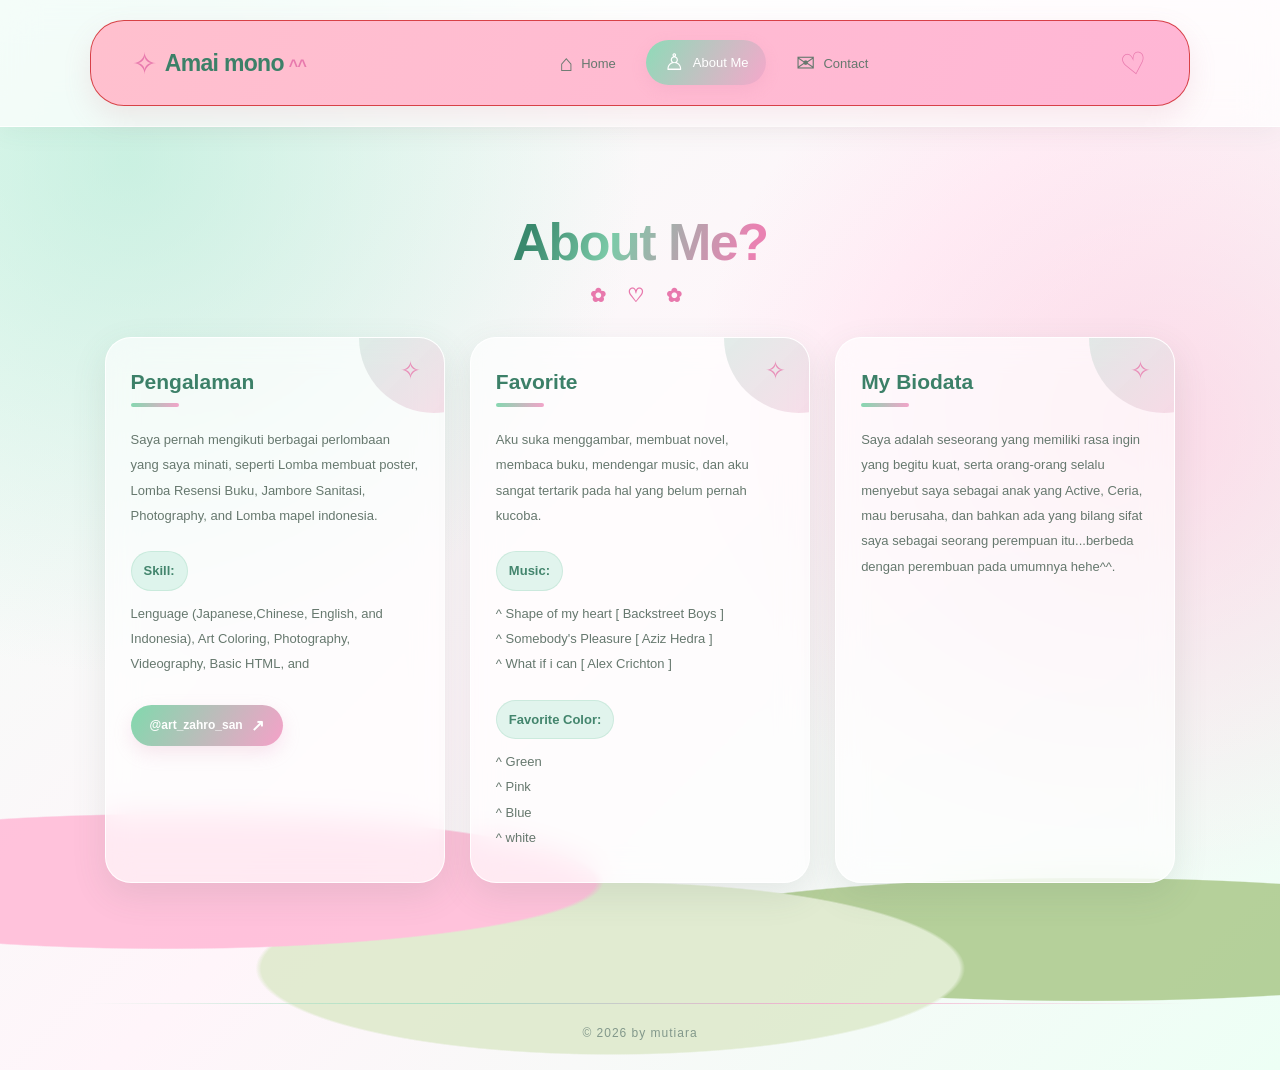
<file: about.html>
<!DOCTYPE html>
<html lang="id">
<head>
    <meta charset="UTF-8">
    <meta name="viewport" content="width=device-width, initial-scale=1.0">

    <title>Mutiara Azzahro | Amai mono^^</title>

    <!-- CSS -->
    <link rel="stylesheet" href="style.css">
</head>
<body>

  <!-- NAVBAR: disamakan dengan halaman Home -->
  <header class="site-header">
    <nav class="navbar" aria-label="Navigasi utama">
      <a class="logo" href="index.html" aria-label="Amai mono, halaman utama">
        <span class="logo-sparkle" aria-hidden="true">✧</span>
        <span>Amai mono<span class="logo-face">^^</span></span>
      </a>

      <button class="menu-toggle" type="button" aria-label="Buka menu" aria-expanded="false" aria-controls="nav-menu">
        <span></span><span></span><span></span>
      </button>

      <ul class="nav-menu" id="nav-menu">
        <li><a class="nav-link" href="index.html"><span aria-hidden="true">⌂</span> Home</a></li>
        <li><a class="nav-link active" href="about.html"><span aria-hidden="true">♙</span> About Me</a></li>
        <li><a class="nav-link" href="hobby.html"><span aria-hidden="true">✉</span> Contact</a></li>
      </ul>
      <span class="nav-heart" aria-hidden="true">♡</span>
    </nav>
  </header>
<!-- PROJECTS SECTION -->
<section class="projects" id="projects">

    <h2 class="projects-title">About Me?</h2>

    <div class="projects-container">

        <!-- PROJECT 1 -->
        <div class="project-card">
            <h3>Pengalaman</h3>

            <p>
                Saya pernah mengikuti berbagai perlombaan yang saya minati,
                seperti Lomba membuat poster, Lomba Resensi Buku, Jambore Sanitasi, Photography,
                and Lomba mapel indonesia.
            </p>

            <p class="tools">
                <strong>Skill:</strong> 
            </p>

            <p>
                Lenguage (Japanese,Chinese, English, and Indonesia), Art Coloring, Photography,
                Videography, Basic HTML, and 
            </p>

            <a href="https://www.instagram.com/art_zahro_san?vrfl=a3F5Nm5mZWl3MDF2" class="project-btn">@art_zahro_san</a>
        </div>


        <!-- PROJECT 2 -->
        <div class="project-card">
            <h3>Favorite</h3>

            <p>
               Aku suka menggambar, membuat novel, membaca buku, mendengar music,
               dan aku sangat tertarik pada hal yang belum pernah kucoba.
            </p>

            <p class="tools">
                <strong>Music:</strong> 
            </p>

            <p>
               ^ Shape of my heart [ Backstreet Boys ] <br>
               ^ Somebody's Pleasure [ Aziz Hedra ] <br>
               ^ What if i can [ Alex Crichton ]
            </p>

             <p class="tools">
                <strong>Favorite Color:</strong> 
            </p>

            <p>
                ^ Green <br>
                ^ Pink <br>
                ^ Blue <br>
                ^ white
            </p>
        </div>


        <!-- PROJECT 3 -->
        <div class="project-card">
            <h3>My Biodata</h3>

            <p>
              Saya adalah seseorang yang memiliki rasa ingin yang begitu kuat, serta 
              orang-orang selalu menyebut saya sebagai anak yang Active, Ceria, mau berusaha,
              dan bahkan ada yang bilang sifat saya sebagai seorang perempuan itu...berbeda dengan 
              perembuan pada umumnya hehe^^.

            </p>

           
        </div>

    </div>

</section>

  
    <footer>
      <hr>
       <p>&copy; 2026 by mutiara</p>
    </footer>


  <script>
    // Menu mobile konsisten dengan halaman Home.
    const menuToggle = document.querySelector('.menu-toggle');
    const navMenu = document.querySelector('.nav-menu');

    menuToggle.addEventListener('click', () => {
      const isOpen = navMenu.classList.toggle('is-open');
      menuToggle.setAttribute('aria-expanded', String(isOpen));
      menuToggle.setAttribute('aria-label', isOpen ? 'Tutup menu' : 'Buka menu');
    });

    navMenu.querySelectorAll('a').forEach((link) => {
      link.addEventListener('click', () => {
        navMenu.classList.remove('is-open');
        menuToggle.setAttribute('aria-expanded', 'false');
        menuToggle.setAttribute('aria-label', 'Buka menu');
      });
    });
  </script>

</body>
</html>
</file>
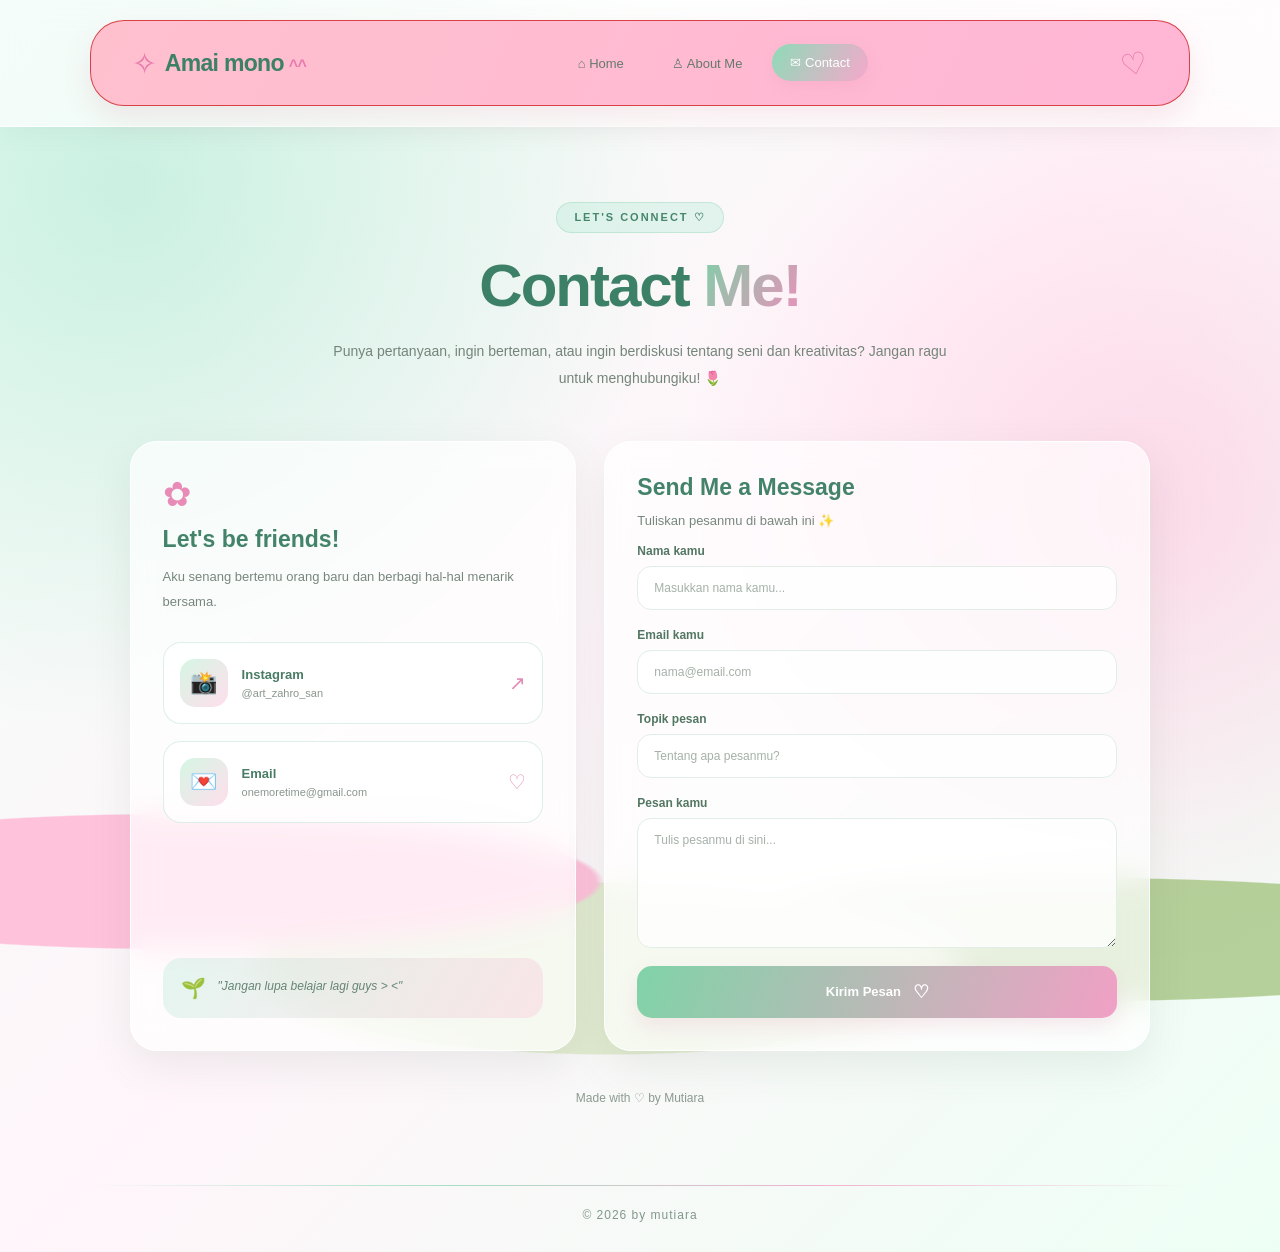
<file: hobby.html>
<!DOCTYPE html>
<html lang="id">
<head>
    <meta charset="UTF-8">
    <meta name="viewport" content="width=device-width, initial-scale=1.0">

    <title>Contact Me | Amai mono</title>
    <link rel="stylesheet" href="style.css">
</head>
<body>

    <!-- NAVBAR -->
    <header class="site-header">
        <nav class="navbar" aria-label="Navigasi utama">

            <a class="logo" href="index.html">
                <span class="logo-sparkle">✧</span>
                <span>Amai mono<span class="logo-face">^^</span></span>
            </a>

            <button class="menu-toggle"
                    type="button"
                    aria-label="Buka menu"
                    aria-expanded="false"
                    aria-controls="nav-menu">
                <span></span>
                <span></span>
                <span></span>
            </button>

            <ul class="nav-menu" id="nav-menu">
                <li>
                    <a class="nav-link" href="index.html">
                        ⌂ Home
                    </a>
                </li>

                <li>
                    <a class="nav-link" href="about.html">
                        ♙ About Me
                    </a>
                </li>

                <li>
                    <a class="nav-link active" href="hobby.html">
                        ✉ Contact
                    </a>
                </li>
            </ul>

            <span class="nav-heart">♡</span>
        </nav>
    </header>

    <!-- CONTACT SECTION -->
    <main class="contact-section">

        <div class="contact-heading">
            <span class="contact-label">LET'S CONNECT ♡</span>

            <h1>Contact <span>Me!</span></h1>

            <p>
                Punya pertanyaan, ingin berteman, atau ingin
                berdiskusi tentang seni dan kreativitas?
                Jangan ragu untuk menghubungiku! 🌷
            </p>
        </div>

        <div class="contact-container">

            <!-- INFORMASI KONTAK -->
            <section class="contact-info">

                <div class="contact-info-heading">
                    <span class="contact-decoration">✿</span>
                    <h2>Let's be friends!</h2>

                    <p>
                        Aku senang bertemu orang baru dan
                        berbagi hal-hal menarik bersama.
                    </p>
                </div>

                <!-- INSTAGRAM -->
                <a class="contact-card"
                   href="https://www.instagram.com/art_zahro_san/"
                   target="_blank"
                   rel="noopener noreferrer">

                    <span class="contact-icon">📸</span>

                    <span class="contact-card-text">
                        <strong>Instagram</strong>
                        <small>@art_zahro_san</small>
                    </span>

                    <span class="contact-arrow">↗</span>
                </a>

                <!-- EMAIL -->
                <div class="contact-card">
                    <span class="contact-icon">💌</span>

                    <span class="contact-card-text">
                        <strong>Email</strong>
                        <small>onemoretime@gmail.com</small>
                    </span>

                    <span class="contact-arrow">♡</span>
                </div>

                <div class="contact-note">
                    <span>🌱</span>
                    <p>
                        "Jangan lupa belajar lagi guys > <"
                    </p>
                </div>

            </section>

            <!-- FORM PESAN -->
            <section class="contact-form-wrapper">

                <h2>Send Me a Message</h2>

                <p class="form-description">
                    Tuliskan pesanmu di bawah ini ✨
                </p>

                <form class="contact-form"
                      action="https://formsubmit.co/EMAIL_KAMU"
                      method="POST">

                    <input type="hidden"
                           name="_subject"
                           value="Pesan dari Website Amai mono">

                    <input type="hidden"
                           name="_captcha"
                           value="true">

                    <div class="form-group">
                        <label for="name">Nama kamu</label>

                        <input
                            type="text"
                            id="name"
                            name="name"
                            placeholder="Masukkan nama kamu..."
                            required>
                    </div>

                    <div class="form-group">
                        <label for="email">Email kamu</label>

                        <input
                            type="email"
                            id="email"
                            name="email"
                            placeholder="nama@email.com"
                            required>
                    </div>

                    <div class="form-group">
                        <label for="subject">Topik pesan</label>

                        <input
                            type="text"
                            id="subject"
                            name="topic"
                            placeholder="Tentang apa pesanmu?"
                            required>
                    </div>

                    <div class="form-group">
                        <label for="message">Pesan kamu</label>

                        <textarea
                            id="message"
                            name="message"
                            rows="5"
                            placeholder="Tulis pesanmu di sini..."
                            required></textarea>
                    </div>

                    <button type="submit" class="contact-submit">
                        Kirim Pesan <span>♡</span>
                    </button>

                </form>

            </section>

        </div>

        <div class="contact-footer-text">
            Made with ♡ by Mutiara
        </div>

    </main>

    <!-- FOOTER -->
    <footer>
        <hr>
        <p>&copy; 2026 by mutiara</p>
    </footer>

    <!-- MOBILE MENU -->
    <script>
        const menuToggle = document.querySelector('.menu-toggle');
        const navMenu = document.querySelector('.nav-menu');

        menuToggle.addEventListener('click', () => {
            const isOpen = navMenu.classList.toggle('is-open');

            menuToggle.setAttribute(
                'aria-expanded',
                String(isOpen)
            );

            menuToggle.setAttribute(
                'aria-label',
                isOpen ? 'Tutup menu' : 'Buka menu'
            );
        });

        navMenu.querySelectorAll('a').forEach((link) => {
            link.addEventListener('click', () => {
                navMenu.classList.remove('is-open');
                menuToggle.setAttribute('aria-expanded', 'false');
                menuToggle.setAttribute('aria-label', 'Buka menu');
            });
        });
    </script>

</body>
</html>
</file>
<file: style.css>
/* =====================================================
   MUTIARA AZZAHRO — PASTEL BOTANICAL PORTFOLIO
   Gaya: cream, blush pink, sage green, forest green
   ===================================================== */

:root {
  --cream: #f8f4e9;
  --cream-light: #fffaf2;
  --sage: #a8c686;
  --sage-light: #dce8c9;
  --pink: #ffb6c8;
  --pink-light: #ffd4dc;
  --pink-deep: #f47f98;
  --forest: #244a2d;
  --forest-soft: #41683f;
  --text: #38543a;
  --white: #ffffff;
  --shadow: 0 16px 38px rgba(61, 76, 44, 0.12);
}

* {
  box-sizing: border-box;
  margin: 0;
  padding: 0;
}

html {
  scroll-behavior: smooth;
}

body {
  min-height: 100vh;
  overflow-x: hidden;
  color: var(--text);
  font-family: "Trebuchet MS", Arial, sans-serif;
  background:
    radial-gradient(ellipse at 88% 14%, rgba(168, 198, 134, 0.42) 0 13%, transparent 13.2%),
    radial-gradient(ellipse at 5% 65%, rgba(220, 232, 201, 0.65) 0 12%, transparent 12.2%),
    var(--cream);
  position: relative;
}

/* Latar gelombang dekoratif di bagian bawah */
body::after {
  content: "";
  position: fixed;
  z-index: -1;
  left: -8%;
  right: -8%;
  bottom: -170px;
  height: 290px;
  background:
    radial-gradient(ellipse at 18% 35%, var(--pink) 0 25%, transparent 25.5%),
    radial-gradient(ellipse at 48% 65%, var(--sage-light) 0 32%, transparent 32.5%),
    radial-gradient(ellipse at 80% 55%, var(--sage) 0 27%, transparent 27.5%);
  opacity: 0.82;
  pointer-events: none;
}

/* NAVBAR */
.site-header {
  padding: 16px clamp(16px, 3.5vw, 44px) 0;
  position: relative;
  z-index: 10;
}

.navbar {
  width: 100%;
  min-height: 86px;
  margin: 0 auto;
  padding: 16px clamp(20px, 3.2vw, 48px);
  display: flex;
  align-items: center;
  justify-content: space-between;
  gap: 24px;
  border: 1px solid rgba(199, 13, 13, 0.7);
  border-radius: 34px;
  background: linear-gradient(115deg, #ffc0ce, var(--pink));
  box-shadow: 0 12px 28px rgba(203, 116, 137, 0.15);
}

.logo {
  display: inline-flex;
  align-items: center;
  gap: 18px;
  color: var(--forest);
  text-decoration: none;
  font-size: clamp(25px, 3vw, 39px);
  font-weight: 800;
  letter-spacing: -1.4px;
  white-space: nowrap;
}

.logo-sparkle {
  color: #ef6f89;
  font-size: 36px;
  font-weight: 400;
}

.logo-face {
  margin-left: 4px;
}

.nav-menu {
  display: flex;
  align-items: center;
  justify-content: center;
  gap: 10px;
  list-style: none;
}

.nav-link {
  display: inline-flex;
  align-items: center;
  gap: 10px;
  padding: 14px 22px;
  border-radius: 999px;
  color: #263f2a;
  text-decoration: none;
  font-size: 16px;
  transition: background-color 0.25s ease, transform 0.25s ease, box-shadow 0.25s ease;
}

.nav-link span {
  font-size: 23px;
  line-height: 1;
}

.nav-link:hover,
.nav-link.active {
  background: rgba(255, 250, 242, 0.9);
  box-shadow: 0 4px 12px rgba(116, 89, 73, 0.08);
  transform: translateY(-1px);
}

.nav-heart {
  color: #ed7189;
  font-size: 31px;
  transform: rotate(-12deg);
}

.menu-toggle {
  display: none;
  border: 0;
  background: transparent;
  cursor: pointer;
  padding: 8px;
}

.menu-toggle span {
  display: block;
  width: 25px;
  height: 3px;
  margin: 5px 0;
  border-radius: 5px;
  background: var(--forest);
}

/* HERO */
.hero {
  width: min(1200px, 88%);
  min-height: calc(100vh - 140px);
  margin: 0 auto;
  padding: 70px 0 100px;
  display: grid;
  grid-template-columns: minmax(0, 1.15fr) minmax(300px, 0.85fr);
  align-items: center;
  gap: clamp(45px, 7vw, 100px);
}

.hero-copy {
  min-width: 0;
}

.eyebrow {
  display: flex;
  align-items: center;
  gap: 22px;
  margin-bottom: 15px;
  color: var(--forest-soft);
  font-size: clamp(17px, 1.7vw, 22px);
}

.hello-heart {
  color: var(--pink-deep);
  font-size: 46px;
  line-height: 0.8;
  transform: rotate(12deg);
}

.hero h1 {
  color: #173b20;
  font-family: Georgia, "Times New Roman", serif;
  font-size: clamp(42px, 5vw, 72px);
  line-height: 1.06;
  letter-spacing: -1.8px;
  font-weight: 700;
  overflow-wrap: anywhere;
}

.title-underline {
  width: min(280px, 55%);
  height: 7px;
  margin: 20px 0 24px;
  border-radius: 99px;
  background: var(--pink-deep);
  transform: rotate(-1deg);
}

.description {
  max-width: 660px;
  color: #4c6749;
  font-size: clamp(16px, 1.5vw, 20px);
  line-height: 1.8;
  margin-bottom: 24px;
}

.description strong {
  font-weight: 700;
  color: #385b37;
}

.japanese-greeting {
  position: relative;
  display: flex;
  align-items: center;
  gap: 15px;
  width: fit-content;
  max-width: 100%;
  padding: 17px 20px;
  margin: 0 0 22px;
  border: 1px solid rgba(255, 255, 255, 0.45);
  border-radius: 17px;
  color: #fffdf5;
  background: linear-gradient(120deg, #416b3c, #31582f);
  box-shadow: 0 9px 20px rgba(49, 88, 47, 0.13);
  font-size: clamp(14px, 1.25vw, 17px);
  line-height: 1.8;
}

.greeting-flower {
  flex: 0 0 auto;
  color: #ffb9c9;
  font-size: 30px;
}

.greeting-sparkle {
  flex: 0 0 auto;
  align-self: flex-end;
  color: #ffe7a8;
  font-size: 22px;
}

.skill-tags {
  display: flex;
  flex-wrap: wrap;
  gap: 12px;
  padding-left: 4px;
}

.skill-tag {
  display: inline-flex;
  align-items: center;
  gap: 10px;
  padding: 12px 19px;
  border: 1px solid rgba(255, 255, 255, 0.7);
  border-radius: 999px;
  box-shadow: 0 5px 13px rgba(79, 96, 56, 0.07);
  color: #365239;
  font-size: 15px;
}

.skill-tag span {
  font-size: 20px;
}

.skill-tag.pink {
  background: #ffd4dc;
}

.skill-tag.green {
  background: #dce8c9;
}

/* FOTO PROFIL */
.hero-visual {
  min-width: 0;
  display: flex;
  flex-direction: column;
  align-items: center;
  justify-content: center;
  position: relative;
  padding: 22px 10px 30px;
}

.portrait-frame {
  width: clamp(250px, 31vw, 390px);
  aspect-ratio: 1;
  padding: 13px;
  border: 1px solid rgba(255, 255, 255, 0.9);
  border-radius: 50%;
  background: rgba(255, 255, 255, 0.82);
  box-shadow: 0 20px 42px rgba(117, 79, 68, 0.14);
  transform: rotate(2deg);
}

.portrait-inner {
  width: 100%;
  height: 100%;
  padding: 7px;
  border: 4px solid #ff9eaf;
  border-radius: 50%;
  overflow: hidden;
  background: #fffaf2;
}

.portrait-inner img {
  display: block;
  width: 100%;
  height: 100%;
  border-radius: 50%;
  object-fit: cover;
  object-position: center;
}

.role-label {
  display: inline-flex;
  align-items: center;
  gap: 10px;
  position: relative;
  margin-top: -16px;
  margin-left: 100px;
  padding: 13px 20px;
  border: 1px solid rgba(255, 255, 255, 0.9);
  border-radius: 999px;
  background: rgba(255, 255, 255, 0.95);
  box-shadow: 0 8px 18px rgba(80, 80, 55, 0.12);
  color: #426044;
  font-size: 15px;
  white-space: nowrap;
}

.role-label span {
  color: #fa8198;
  font-size: 20px;
}

.decor {
  position: absolute;
  z-index: 1;
  pointer-events: none;
}

.decor-heart {
  top: 9%;
  left: 9%;
  color: var(--pink-deep);
  font-size: 50px;
  transform: rotate(-18deg);
}

.decor-star {
  top: 2%;
  right: 7%;
  color: var(--forest);
  font-size: 43px;
}

.decor-rays {
  top: 0;
  left: 50%;
  color: var(--pink-deep);
  font-size: 48px;
  transform: rotate(-35deg);
}

/* FOOTER */
.site-footer {
  min-height: 54px;
  display: flex;
  align-items: center;
  justify-content: center;
  padding: 14px 20px;
  color: var(--forest);
  font-size: 14px;
  text-align: center;
}

.site-footer span {
  margin-left: 5px;
  color: var(--pink-deep);
}

/* TABLET */
@media (max-width: 900px) {
  .navbar {
    min-height: 76px;
    padding: 14px 22px;
  }

  .logo {
    gap: 10px;
    font-size: clamp(24px, 4vw, 32px);
  }

  .logo-sparkle {
    font-size: 27px;
  }

  .nav-link {
    padding: 12px 14px;
    font-size: 14px;
  }

  .hero {
    width: min(92%, 720px);
    grid-template-columns: minmax(0, 1fr) minmax(230px, 0.75fr);
    gap: 30px;
    padding-top: 60px;
  }

  .description {
    line-height: 1.7;
  }

  .portrait-frame {
    width: clamp(220px, 30vw, 290px);
  }

  .skill-tag {
    padding: 10px 14px;
    font-size: 13px;
  }
}

/* MOBILE */
@media (max-width: 640px) {
  .site-header {
    padding: 10px 12px 0;
  }

  .navbar {
    min-height: 68px;
    padding: 12px 16px;
    border-radius: 24px;
    gap: 10px;
  }

  .logo {
    font-size: 25px;
    letter-spacing: -1px;
  }

  .logo-sparkle {
    font-size: 25px;
  }

  .nav-heart {
    display: none;
  }

  .menu-toggle {
    display: block;
    flex: 0 0 auto;
  }

  .nav-menu {
    display: none;
    position: absolute;
    top: calc(100% + 8px);
    left: 12px;
    right: 12px;
    padding: 12px;
    flex-direction: column;
    align-items: stretch;
    gap: 4px;
    border: 1px solid rgba(255, 255, 255, 0.85);
    border-radius: 22px;
    background: rgba(255, 214, 224, 0.98);
    box-shadow: var(--shadow);
  }

  .nav-menu.is-open {
    display: flex;
  }

  .nav-link {
    width: 100%;
    padding: 14px 16px;
    font-size: 15px;
  }

  .hero {
    width: min(90%, 480px);
    min-height: auto;
    padding: 54px 0 65px;
    grid-template-columns: 1fr;
    gap: 34px;
  }

  .hero-copy {
    order: 1;
  }

  .hero-visual {
    order: 2;
    padding: 16px 0 20px;
  }

  .eyebrow {
    font-size: 17px;
  }

  .hello-heart {
    font-size: 34px;
  }

  .hero h1 {
    font-size: clamp(39px, 11vw, 54px);
    letter-spacing: -1.4px;
  }

  .title-underline {
    width: 190px;
    height: 6px;
    margin: 16px 0 20px;
  }

  .description {
    font-size: 16px;
    line-height: 1.8;
  }

  .japanese-greeting {
    gap: 10px;
    padding: 14px;
    font-size: 14px;
  }

  .greeting-flower {
    font-size: 25px;
  }

  .greeting-sparkle {
    display: none;
  }

  .skill-tags {
    gap: 9px;
  }

  .skill-tag {
    padding: 10px 13px;
    font-size: 13px;
  }

  .skill-tag span {
    font-size: 17px;
  }

  .portrait-frame {
    width: min(76vw, 310px);
    padding: 10px;
  }

  .portrait-inner {
    padding: 5px;
    border-width: 3px;
  }

  .role-label {
    margin-left: 60px;
    padding: 11px 16px;
    font-size: 14px;
  }

  .decor-heart {
    top: 3%;
    left: 5%;
    font-size: 36px;
  }

  .decor-star {
    top: 0;
    right: 5%;
    font-size: 32px;
  }

  .decor-rays {
    top: -2%;
    left: 55%;
    font-size: 34px;
  }

  body::after {
    bottom: -210px;
  }
}

@media (prefers-reduced-motion: reduce) {
  html {
    scroll-behavior: auto;
  }

  *,
  *::before,
  *::after {
    transition-duration: 0.01ms !important;
    animation-duration: 0.01ms !important;
  }
}



/*ABOUT ME*/

/* ========================================
   1. RESET & GLOBAL STYLE
======================================== */

@import url('https://fonts.googleapis.com/css2?family=Poppins:wght@300;400;500;600;700;800&display=swap');

:root {
    --green: #a8e6cf;
    --green-dark: #3c8068;
    --pink: #ffb6d5;
    --pink-dark: #e879ad;
    --white: #ffffff;
    --text: #34483f;
    --muted: #66786e;
    --glass: rgba(255, 255, 255, 0.65);
    --shadow: 0 12px 35px rgba(72, 105, 88, 0.12);
}

* {
    margin: 0;
    padding: 0;
    box-sizing: border-box;
}

html {
    scroll-behavior: smooth;
}

body {
    font-family: 'Poppins', sans-serif;
    color: var(--text);
    min-height: 100vh;
    overflow-x: hidden;

    background:
        radial-gradient(
            circle at 10% 15%,
            rgba(168, 230, 207, 0.55),
            transparent 35%
        ),
        radial-gradient(
            circle at 90% 40%,
            rgba(255, 182, 213, 0.45),
            transparent 35%
        ),
        linear-gradient(
            135deg,
            #f0fff7 0%,
            #fff5fa 50%,
            #edfff5 100%
        );
}

/* ========================================
   2. NAVBAR
======================================== */

.site-header {
    width: 100%;
    padding: 20px 7%;
    position: sticky;
    top: 0;
    z-index: 1000;

    background: rgba(255, 255, 255, 0.72);
    backdrop-filter: blur(18px);
    -webkit-backdrop-filter: blur(18px);

    border-bottom: 1px solid rgba(255, 255, 255, 0.8);
    box-shadow: 0 5px 25px rgba(70, 110, 90, 0.06);
}

.navbar {
    max-width: 1250px;
    margin: 0 auto;

    display: flex;
    align-items: center;
    justify-content: space-between;
    gap: 24px;
}

/* Logo */

.logo {
    display: inline-flex;
    align-items: center;
    gap: 9px;

    color: var(--green-dark);
    text-decoration: none;
    font-size: 23px;
    font-weight: 800;
    letter-spacing: -0.7px;
}

.logo-sparkle {
    font-size: 30px;
    color: var(--pink-dark);
    animation: sparkle 3s ease-in-out infinite;
}

.logo-face {
    color: var(--pink-dark);
    margin-left: 5px;
    font-size: 16px;
}

/* Menu navigasi */

.nav-menu {
    display: flex;
    align-items: center;
    gap: 12px;
    list-style: none;
}

.nav-link {
    display: inline-flex;
    align-items: center;
    gap: 8px;

    padding: 11px 18px;
    border-radius: 30px;

    text-decoration: none;
    color: var(--muted);
    font-size: 13px;
    font-weight: 500;

    transition:
        color 0.3s ease,
        background 0.3s ease,
        transform 0.3s ease;
}

.nav-link:hover {
    color: var(--green-dark);
    background: rgba(168, 230, 207, 0.25);
    transform: translateY(-2px);
}

.nav-link.active {
    color: #fff;
    background: linear-gradient(
        120deg,
        #8edbb8,
        #f5a8cb
    );

    box-shadow: 0 5px 15px rgba(224, 143, 181, 0.2);
}

.nav-heart {
    color: var(--pink-dark);
    font-size: 30px;
    animation: heartbeat 2s ease-in-out infinite;
}

/* Tombol menu HP */

.menu-toggle {
    display: none;
    border: none;
    background: transparent;
    cursor: pointer;
    padding: 8px;
}

.menu-toggle span {
    display: block;
    width: 25px;
    height: 3px;
    margin: 5px 0;
    border-radius: 5px;

    background: linear-gradient(
        90deg,
        var(--green-dark),
        var(--pink-dark)
    );
}

/* ========================================
   3. PROJECTS / ABOUT ME SECTION
======================================== */

.projects {
    position: relative;
    max-width: 1250px;
    margin: 0 auto;
    padding: 85px 7% 100px;
}

/* Judul utama */

.projects-title {
    position: relative;
    width: fit-content;
    margin: 0 auto 65px;

    font-size: clamp(32px, 5vw, 52px);
    font-weight: 800;
    letter-spacing: -1.5px;

    background: linear-gradient(
        110deg,
        #39896d 10%,
        #7ccaa8 40%,
        #e982b2 90%
    );

    -webkit-background-clip: text;
    background-clip: text;
    -webkit-text-fill-color: transparent;
}

.projects-title::after {
    content: "✿  ♡  ✿";

    position: absolute;
    left: 50%;
    bottom: -35px;
    transform: translateX(-50%);

    width: max-content;
    font-size: 19px;
    letter-spacing: 8px;
    color: var(--pink-dark);
    -webkit-text-fill-color: var(--pink-dark);
}

/* Container kartu */

.projects-container {
    display: grid;
    grid-template-columns: repeat(3, minmax(0, 1fr));
    gap: 25px;
    align-items: stretch;
}

/* ========================================
   4. PROFILE CARDS
======================================== */

.project-card {
    position: relative;
    isolation: isolate;
    overflow: hidden;

    padding: 32px 25px;
    min-width: 0;
    border-radius: 26px;

    background: var(--glass);
    border: 1px solid rgba(255, 255, 255, 0.9);

    box-shadow: var(--shadow);
    backdrop-filter: blur(15px);
    -webkit-backdrop-filter: blur(15px);

    transition:
        transform 0.35s ease,
        box-shadow 0.35s ease,
        border-color 0.35s ease;

    animation: fadeUp 0.8s ease both;
}

/* Lingkaran dekorasi pada kartu */

.project-card::before {
    content: "";
    position: absolute;
    z-index: -1;

    width: 150px;
    height: 150px;
    top: -75px;
    right: -65px;

    border-radius: 50%;
    background: linear-gradient(
        135deg,
        rgba(168, 230, 207, 0.45),
        rgba(255, 182, 213, 0.5)
    );

    transition: transform 0.5s ease;
}

.project-card::after {
    content: "✧";
    position: absolute;
    top: 18px;
    right: 23px;

    color: var(--pink-dark);
    font-size: 25px;
    opacity: 0.8;
}

.project-card:nth-child(2) {
    animation-delay: 0.15s;
}

.project-card:nth-child(3) {
    animation-delay: 0.3s;
}

.project-card:hover {
    transform: translateY(-10px);
    box-shadow: 0 22px 45px rgba(83, 118, 98, 0.17);
    border-color: rgba(233, 157, 194, 0.55);
}

.project-card:hover::before {
    transform: scale(1.35);
}

/* Judul kartu */

.project-card h3 {
    position: relative;
    margin-bottom: 20px;
    padding-bottom: 13px;

    font-size: 21px;
    font-weight: 700;
    color: var(--green-dark);
}

.project-card h3::after {
    content: "";
    position: absolute;
    bottom: 0;
    left: 0;

    width: 48px;
    height: 4px;
    border-radius: 10px;

    background: linear-gradient(
        90deg,
        #86d7b0,
        #f2a4c9
    );

    transition: width 0.3s ease;
}

.project-card:hover h3::after {
    width: 85px;
}

/* Paragraf kartu */

.project-card p {
    margin-bottom: 18px;

    font-size: 13px;
    line-height: 1.95;
    font-weight: 400;

    color: var(--muted);
    overflow-wrap: anywhere;
}

.project-card p:last-child {
    margin-bottom: 0;
}

/* Label Skill, Music, Favorite Color */

.project-card .tools {
    display: flex;
    align-items: center;
    gap: 7px;

    margin-top: 23px;
    margin-bottom: 10px;

    color: var(--green-dark);
    font-size: 13px;
}

.project-card .tools strong {
    display: inline-block;
    padding: 6px 12px;
    border-radius: 20px;

    color: #43856d;
    background: rgba(168, 230, 207, 0.35);
    border: 1px solid rgba(116, 191, 156, 0.2);
}

/* ========================================
   5. INSTAGRAM BUTTON
======================================== */

.project-btn {
    display: inline-flex;
    justify-content: center;
    align-items: center;
    gap: 8px;

    margin-top: 10px;
    padding: 11px 19px;
    border-radius: 30px;

    background: linear-gradient(
        120deg,
        #81d9ad,
        #f5a1c8
    );

    color: #fff;
    text-decoration: none;
    font-size: 12px;
    font-weight: 600;

    box-shadow: 0 7px 18px rgba(220, 147, 181, 0.22);

    transition:
        transform 0.3s ease,
        box-shadow 0.3s ease,
        filter 0.3s ease;
}

.project-btn::after {
    content: "↗";
    font-size: 16px;
}

.project-btn:hover {
    transform: translateY(-3px) scale(1.03);
    box-shadow: 0 12px 25px rgba(220, 147, 181, 0.35);
    filter: saturate(1.15);
}

/* ========================================
   6. FOOTER
======================================== */

footer {
    padding: 20px 7% 30px;
    text-align: center;
}

footer hr {
    max-width: 1100px;
    height: 1px;
    margin: 0 auto 22px;
    border: none;

    background: linear-gradient(
        90deg,
        transparent,
        #a7dfc4,
        #f3b1d0,
        transparent
    );
}

footer p {
    color: #82988b;
    font-size: 12px;
    letter-spacing: 1px;
}

/* ========================================
   7. ANIMATIONS
======================================== */

@keyframes fadeUp {
    from {
        opacity: 0;
        transform: translateY(25px);
    }

    to {
        opacity: 1;
        transform: translateY(0);
    }
}

@keyframes sparkle {
    0%, 100% {
        transform: rotate(0deg) scale(1);
    }

    50% {
        transform: rotate(15deg) scale(1.15);
    }
}

@keyframes heartbeat {
    0%, 100% {
        transform: scale(1);
    }

    50% {
        transform: scale(1.15);
    }
}

/* ========================================
   8. TABLET
======================================== */

@media (max-width: 1000px) {
    .site-header {
        padding: 18px 5%;
    }

    .projects {
        padding: 70px 5% 85px;
    }

    .projects-container {
        grid-template-columns: repeat(2, minmax(0, 1fr));
        gap: 20px;
    }

    .project-card {
        padding: 28px 22px;
    }

    .project-card:last-child {
        grid-column: 1 / -1;
    }
}

/* ========================================
   9. MOBILE
======================================== */

@media (max-width: 650px) {
    .site-header {
        padding: 15px 5%;
    }

    .navbar {
        gap: 10px;
    }

    .logo {
        font-size: 20px;
    }

    .logo-sparkle {
        font-size: 25px;
    }

    .menu-toggle {
        display: block;
        margin-left: auto;
    }

    .nav-heart {
        display: none;
    }

    /* Dropdown menu */

    .nav-menu {
        position: absolute;
        top: calc(100% + 8px);
        left: 5%;
        right: 5%;

        display: flex;
        flex-direction: column;
        align-items: stretch;
        gap: 6px;

        padding: 15px;
        border-radius: 20px;

        background: rgba(255, 255, 255, 0.96);
        border: 1px solid rgba(255, 255, 255, 0.9);
        box-shadow: 0 15px 35px rgba(72, 105, 88, 0.13);

        opacity: 0;
        visibility: hidden;
        pointer-events: none;
        transform: translateY(-8px);

        transition:
            opacity 0.25s ease,
            transform 0.25s ease,
            visibility 0.25s ease;
    }

    .nav-menu.is-open {
        opacity: 1;
        visibility: visible;
        pointer-events: auto;
        transform: translateY(0);
    }

    .nav-link {
        display: flex;
        width: 100%;
        padding: 13px 16px;
        border-radius: 13px;
    }

    /* Section */

    .projects {
        padding: 60px 6% 70px;
    }

    .projects-title {
        margin-bottom: 60px;
        font-size: 35px;
        letter-spacing: -1px;
    }

    .projects-container {
        grid-template-columns: minmax(0, 1fr);
        gap: 22px;
    }

    .project-card {
        grid-column: auto !important;
        padding: 28px 24px;
        border-radius: 23px;
    }

    .project-card h3 {
        font-size: 20px;
    }

    .project-card p {
        font-size: 13px;
        line-height: 1.9;
    }

    .project-btn {
        padding: 12px 18px;
    }

    footer {
        padding-bottom: 25px;
    }
}

/* ========================================
   10. ACCESSIBILITY
======================================== */

@media (prefers-reduced-motion: reduce) {
    *,
    *::before,
    *::after {
        animation-duration: 0.01ms !important;
        animation-iteration-count: 1 !important;
        scroll-behavior: auto !important;
        transition-duration: 0.01ms !important;
    }
}


/* CONTACT HOBBY*/

/* ========================================
   CONTACT PAGE
======================================== */

.contact-section {
    max-width: 1200px;
    margin: 0 auto;
    padding: 75px 7% 60px;
}

/* Judul halaman */

.contact-heading {
    max-width: 650px;
    margin: 0 auto 50px;
    text-align: center;
}

.contact-label {
    display: inline-block;
    padding: 8px 17px;
    margin-bottom: 18px;

    border-radius: 30px;
    background: rgba(168, 230, 207, 0.3);
    border: 1px solid rgba(110, 190, 150, 0.25);

    color: #47856c;
    font-size: 11px;
    font-weight: 700;
    letter-spacing: 2px;
}

.contact-heading h1 {
    margin-bottom: 18px;
    font-size: clamp(38px, 6vw, 60px);
    font-weight: 800;
    letter-spacing: -2px;
    color: #3d8068;
}

.contact-heading h1 span {
    background: linear-gradient(
        120deg,
        #80cfa8,
        #ec8fba
    );

    -webkit-background-clip: text;
    background-clip: text;
    -webkit-text-fill-color: transparent;
}

.contact-heading p {
    color: #74857a;
    font-size: 14px;
    line-height: 1.9;
}

/* Layout dua kolom */

.contact-container {
    display: grid;
    grid-template-columns: 0.9fr 1.1fr;
    gap: 28px;
    align-items: stretch;
}

/* Panel informasi */

.contact-info,
.contact-form-wrapper {
    padding: 32px;
    border-radius: 27px;

    background: rgba(255, 255, 255, 0.68);
    border: 1px solid rgba(255, 255, 255, 0.95);

    box-shadow: 0 15px 40px rgba(75, 112, 91, 0.1);

    backdrop-filter: blur(15px);
    -webkit-backdrop-filter: blur(15px);
}

.contact-info {
    display: flex;
    flex-direction: column;
    gap: 17px;
}

.contact-decoration {
    display: inline-block;
    margin-bottom: 12px;
    font-size: 34px;
    color: #e98bb7;
}

.contact-info-heading h2,
.contact-form-wrapper h2 {
    margin-bottom: 12px;
    color: #43836a;
    font-size: 23px;
    font-weight: 700;
}

.contact-info-heading p,
.form-description {
    margin-bottom: 10px;
    color: #77877d;
    font-size: 13px;
    line-height: 1.9;
}

/* Kartu kontak */

.contact-card {
    display: flex;
    align-items: center;
    gap: 14px;

    padding: 16px;
    border-radius: 18px;

    background: rgba(255, 255, 255, 0.75);
    border: 1px solid rgba(161, 213, 184, 0.35);

    text-decoration: none;
    color: inherit;

    transition:
        transform 0.3s ease,
        background 0.3s ease,
        box-shadow 0.3s ease;
}

.contact-card:hover {
    transform: translateY(-4px);
    background: #fff8fc;
    box-shadow: 0 10px 25px rgba(226, 151, 187, 0.15);
}

.contact-icon {
    display: grid;
    place-items: center;
    flex-shrink: 0;

    width: 48px;
    height: 48px;
    border-radius: 15px;

    background: linear-gradient(
        135deg,
        #d5f6e4,
        #ffdeec
    );

    font-size: 22px;
}

.contact-card-text {
    display: flex;
    flex: 1;
    flex-direction: column;
    gap: 5px;
    min-width: 0;
}

.contact-card-text strong {
    color: #497c65;
    font-size: 13px;
}

.contact-card-text small {
    color: #89968d;
    font-size: 11px;
    overflow-wrap: anywhere;
}

.contact-arrow {
    color: #df8db5;
    font-size: 20px;
}

/* Quote dekoratif */

.contact-note {
    display: flex;
    align-items: flex-start;
    gap: 12px;

    margin-top: auto;
    padding: 18px;
    border-radius: 18px;

    background: linear-gradient(
        120deg,
        rgba(168, 230, 207, 0.3),
        rgba(255, 182, 213, 0.3)
    );
}

.contact-note span {
    font-size: 20px;
}

.contact-note p {
    color: #668475;
    font-size: 12px;
    line-height: 1.8;
    font-style: italic;
}

/* Formulir */

.contact-form-wrapper h2 {
    margin-bottom: 8px;
}

.contact-form {
    display: flex;
    flex-direction: column;
    gap: 18px;
}

.form-group {
    display: flex;
    flex-direction: column;
    gap: 8px;
}

.form-group label {
    color: #527762;
    font-size: 12px;
    font-weight: 600;
}

.form-group input,
.form-group textarea {
    width: 100%;
    padding: 14px 16px;

    border: 1px solid #e0eee5;
    border-radius: 14px;
    outline: none;

    background: rgba(255, 255, 255, 0.8);
    color: #34483f;

    font-family: inherit;
    font-size: 12px;

    transition:
        border-color 0.3s ease,
        box-shadow 0.3s ease,
        background 0.3s ease;
}

.form-group input::placeholder,
.form-group textarea::placeholder {
    color: #a5b1a9;
}

.form-group input:focus,
.form-group textarea:focus {
    border-color: #a0d8ba;
    background: #fff;

    box-shadow: 0 0 0 4px rgba(168, 230, 207, 0.2);
}

.form-group textarea {
    min-height: 130px;
    resize: vertical;
}

/* Tombol kirim */

.contact-submit {
    display: flex;
    justify-content: center;
    align-items: center;
    gap: 12px;

    width: 100%;
    padding: 15px 20px;
    border: none;
    border-radius: 15px;

    background: linear-gradient(
        110deg,
        #80d3a8,
        #f1a0c5
    );

    color: #fff;
    font-family: inherit;
    font-size: 13px;
    font-weight: 700;

    cursor: pointer;

    box-shadow: 0 9px 20px rgba(218, 151, 182, 0.2);

    transition:
        transform 0.3s ease,
        box-shadow 0.3s ease;
}

.contact-submit span {
    font-size: 18px;
}

.contact-submit:hover {
    transform: translateY(-3px);
    box-shadow: 0 13px 25px rgba(218, 151, 182, 0.3);
}

.contact-submit:active {
    transform: scale(0.98);
}

/* Footer halaman Contact */

.contact-footer-text {
    margin-top: 40px;
    text-align: center;
    color: #8b9b90;
    font-size: 12px;
}

/* Tablet */

@media (max-width: 850px) {
    .contact-container {
        grid-template-columns: 1fr;
    }

    .contact-info,
    .contact-form-wrapper {
        padding: 27px;
    }
}

/* HP */

@media (max-width: 650px) {
    .contact-section {
        padding: 55px 6% 45px;
    }

    .contact-heading {
        margin-bottom: 35px;
    }

    .contact-heading h1 {
        font-size: 42px;
    }

    .contact-heading p {
        font-size: 13px;
    }

    .contact-info,
    .contact-form-wrapper {
        padding: 23px 19px;
        border-radius: 22px;
    }

    .contact-info-heading h2,
    .contact-form-wrapper h2 {
        font-size: 21px;
    }

    .contact-card {
        padding: 13px;
    }

    .contact-icon {
        width: 43px;
        height: 43px;
    }
}
</file>
